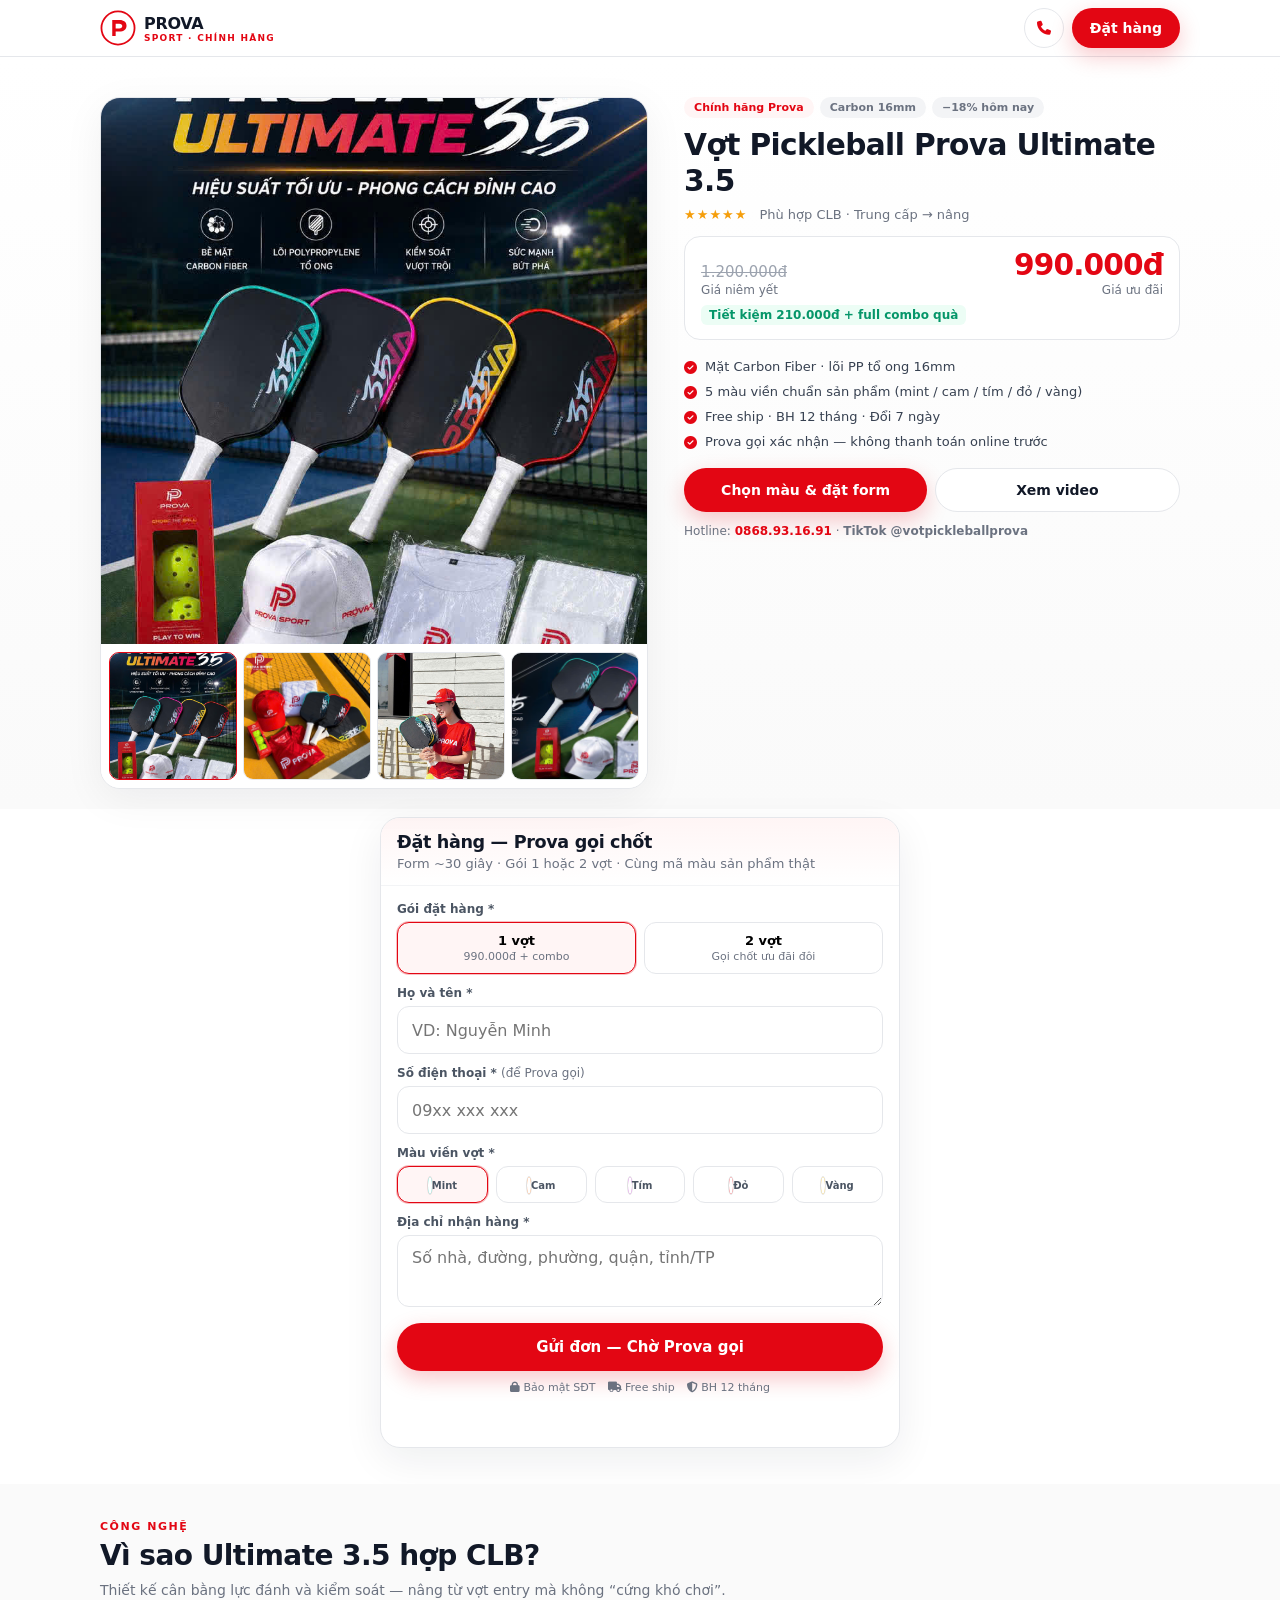
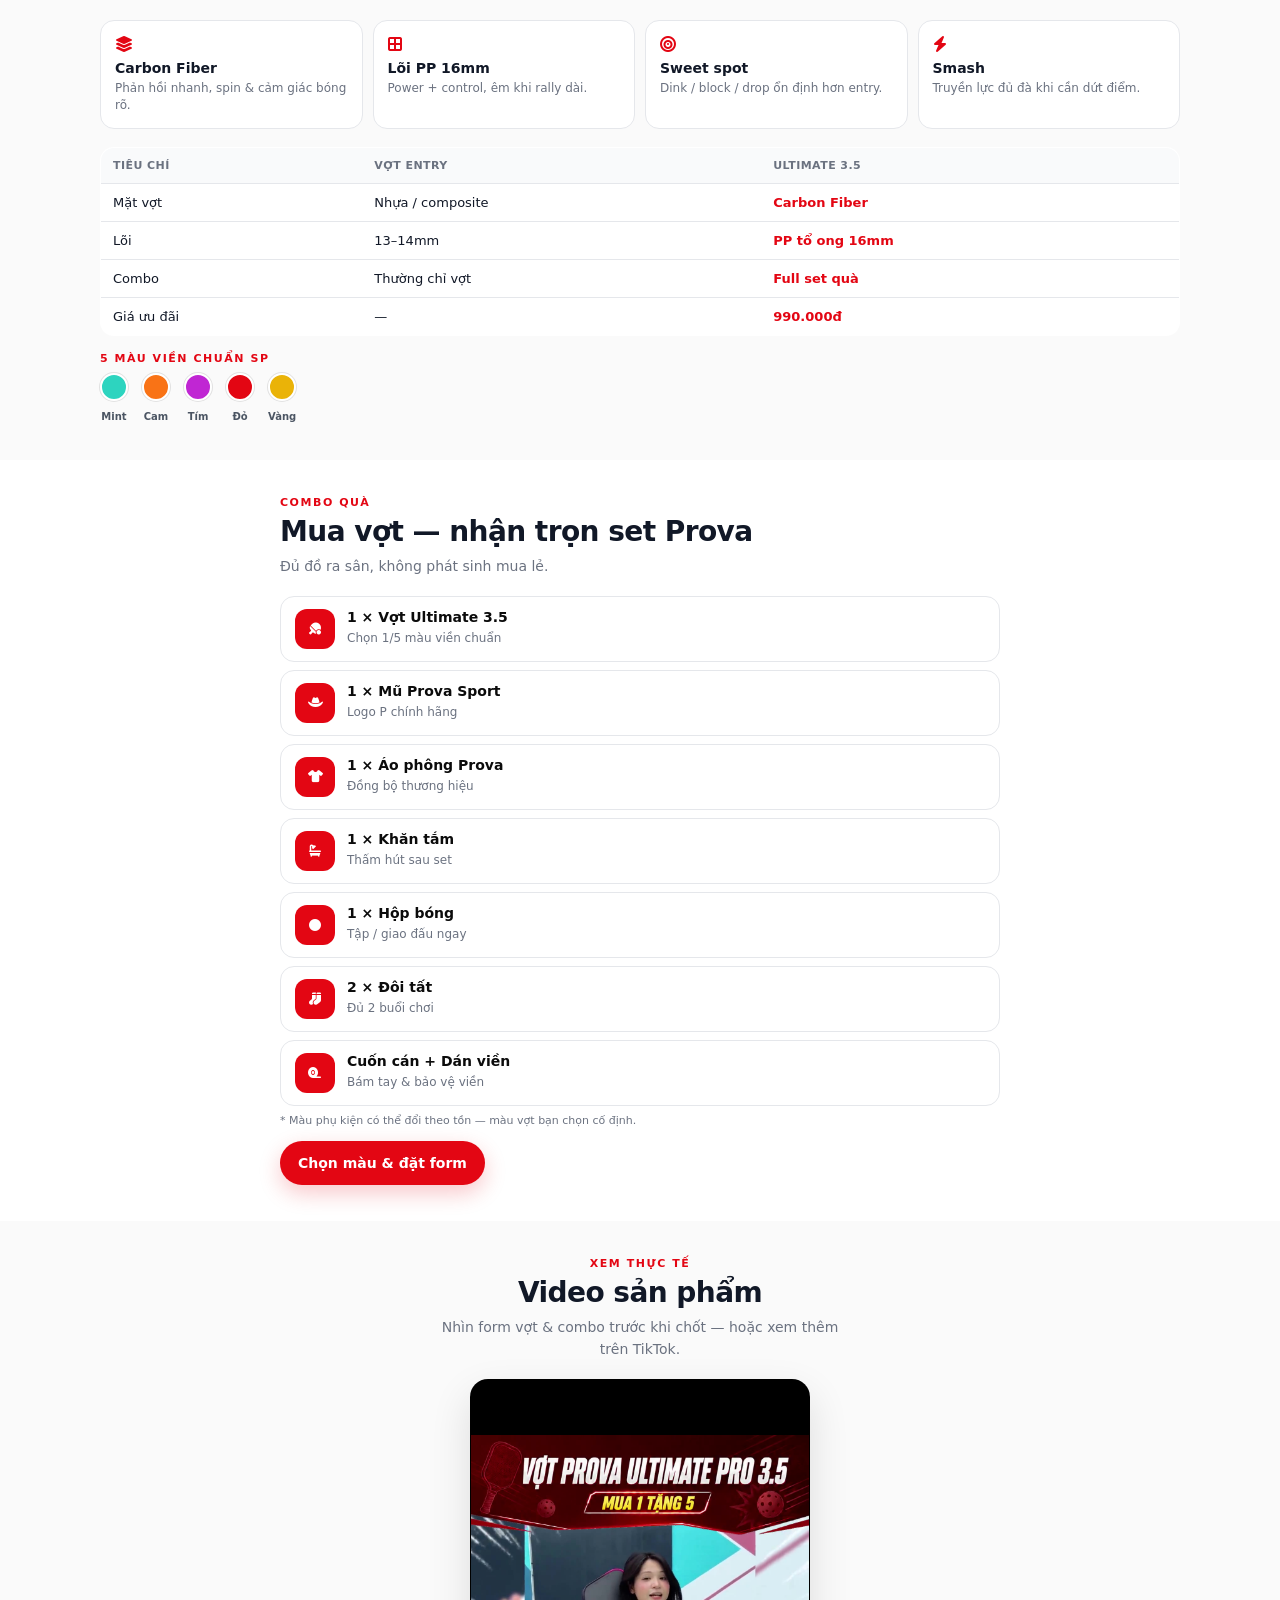
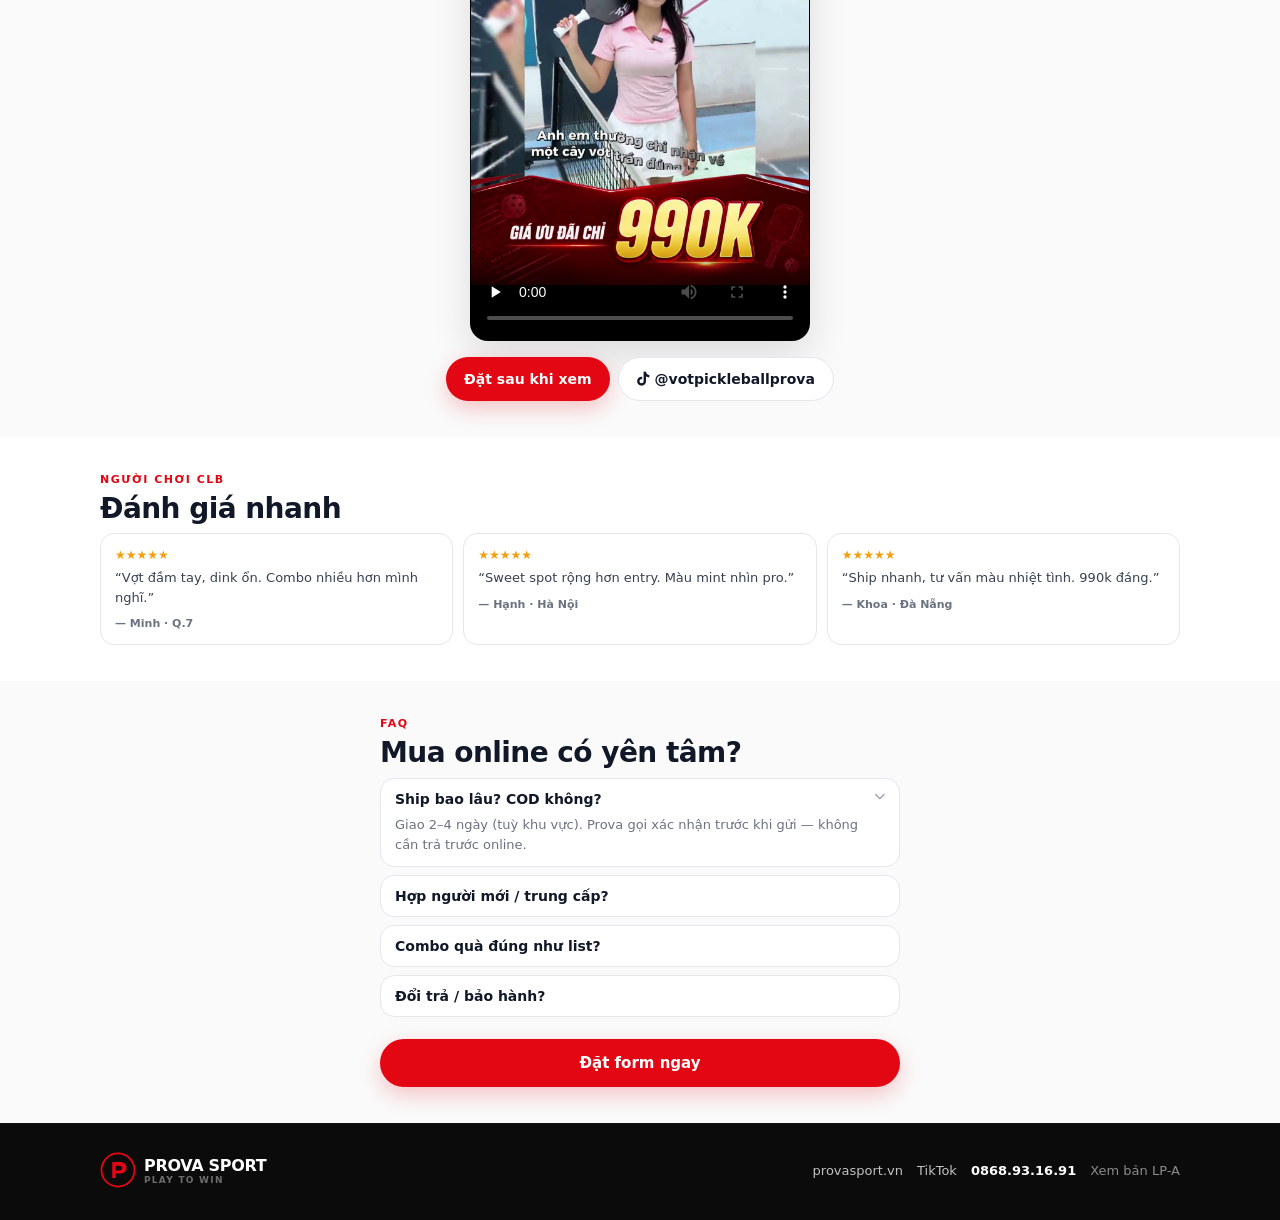
<file: b/index.html>
<!DOCTYPE html>
<html lang="vi">
<head>
  <meta charset="UTF-8">
  <meta name="viewport" content="width=device-width, initial-scale=1.0, viewport-fit=cover">
  <title>Prova Ultimate 3.5 Chính Hãng – Carbon 16mm | 990.000đ</title>
  <meta name="version" content="landing-B-pdp-trust">
  <meta name="lp-variant" content="B">
  <meta name="description" content="Vợt pickleball Prova Ultimate 3.5 chính hãng. Carbon Fiber, lõi 16mm, 5 màu. Ưu đãi 990.000đ + full combo. Free ship, BH 12 tháng.">
  <meta property="og:title" content="Prova Ultimate 3.5 – Chính hãng · 990k + combo">
  <meta property="og:description" content="Carbon 16mm · 5 màu viền · Full combo quà. Đặt form, Prova gọi xác nhận.">
  <meta property="og:image" content="https://votpickleball-prova.pages.dev/assets/product-flatlay.jpg">
  <meta property="og:url" content="https://votpickleball-prova.pages.dev/b/">
  <meta name="theme-color" content="#E30613">
  <script async src="https://www.googletagmanager.com/gtag/js?id=G-YBRL7V8BTM"></script>
  <script>
    window.dataLayer = window.dataLayer || [];
    function gtag(){dataLayer.push(arguments);}
    gtag('js', new Date());
    gtag('config', 'G-YBRL7V8BTM', { send_page_view: true, cookie_flags: 'SameSite=None;Secure', transport_type: 'beacon' });
  </script>
  <script src="/assets/ga-beacon.js?v=k"></script>
  <link rel="preload" as="image" href="/assets/poster-stadium.jpg?v=g" fetchpriority="high">
  <link rel="dns-prefetch" href="https://connect.facebook.net">
  <link rel="dns-prefetch" href="https://analytics.tiktok.com">
  <!-- Meta + TikTok Pixel (chung config) — load sớm cho ads -->
  <script src="/assets/tracking-config.js?v=m"></script>
  <script src="/assets/meta-pixel.js?v=m"></script>
  <script src="/assets/tiktok-pixel.js?v=m"></script>
  <noscript><img height="1" width="1" style="display:none" alt="" src="https://www.facebook.com/tr?id=1032930589212752&ev=PageView&noscript=1"/></noscript>
  <!-- FA load ngay để icon combo không bị thiếu glyph / sai hiển thị -->
  <link rel="stylesheet" href="https://cdnjs.cloudflare.com/ajax/libs/font-awesome/6.5.1/css/all.min.css">
  <style>
    :root {
      --brand: #E30613;
      --brand-hover: #C00510;
      --ink: #111827;
      --muted: #6B7280;
      --line: #E5E7EB;
      --bg: #FAFAFA;
      --soft: #FFF5F5;
      --ok: #059669;
      --radius: 16px;
      --font: system-ui, -apple-system, "Segoe UI", Roboto, sans-serif;
    }
    *, *::before, *::after { box-sizing: border-box; }
    html { scroll-behavior: smooth; scroll-padding-top: 70px; }
    body {
      margin: 0;
      font-family: var(--font);
      color: var(--ink);
      background: #fff;
      -webkit-font-smoothing: antialiased;
      padding-bottom: 84px;
    }
    @media (min-width: 768px) { body { padding-bottom: 0; } }
    img { max-width: 100%; display: block; height: auto; }
    a { color: inherit; text-decoration: none; }
    :focus-visible { outline: 2px solid var(--brand); outline-offset: 2px; }

    .wrap { width: min(1080px, 100% - 2rem); margin-inline: auto; }
    .wrap-sm { width: min(520px, 100% - 2rem); margin-inline: auto; }

    /* Header — shop-like light */
    .top {
      position: sticky; top: 0; z-index: 40;
      background: rgba(255,255,255,.96);
      backdrop-filter: blur(12px);
      border-bottom: 1px solid var(--line);
    }
    .top-inner {
      display: flex; align-items: center; justify-content: space-between;
      height: 56px; gap: 12px;
    }
    .brand { display: flex; align-items: center; gap: 8px; font-weight: 900; letter-spacing: -0.02em; }
    .brand img { width: 36px; height: 36px; }
    .brand small { display: block; font-size: 9px; letter-spacing: .14em; color: var(--brand); text-transform: uppercase; font-weight: 700; }
    .top-actions { display: flex; gap: 8px; align-items: center; }
    .btn {
      display: inline-flex; align-items: center; justify-content: center;
      min-height: 44px; padding: 0 18px; border-radius: 999px;
      font-weight: 700; font-size: 14px; border: none; cursor: pointer;
      font-family: inherit;
    }
    .btn-primary { background: var(--brand); color: #fff; box-shadow: 0 8px 22px rgba(227,6,19,.22); }
    .btn-primary:hover { background: var(--brand-hover); }
    .btn-primary:active { transform: scale(.98); }
    .btn-outline {
      background: #fff; color: var(--ink);
      border: 1.5px solid var(--line);
    }
    .btn-block { width: 100%; min-height: 48px; font-size: 15px; }
    .btn-ghost-dark {
      background: transparent; color: #fff;
      border: 1.5px solid rgba(255,255,255,.45);
    }

    /* PDP hero — light, product-first */
    .pdp {
      padding: 16px 0 8px;
      background: linear-gradient(180deg, #fff 0%, var(--bg) 100%);
    }
    .pdp-grid {
      display: grid;
      gap: 20px;
    }
    @media (min-width: 900px) {
      .pdp-grid {
        grid-template-columns: 1.05fr 0.95fr;
        gap: 36px;
        align-items: start;
        padding: 24px 0 12px;
      }
    }
    .gallery {
      background: #fff;
      border: 1px solid var(--line);
      border-radius: 20px;
      overflow: hidden;
      box-shadow: 0 10px 40px rgba(17,24,39,.06);
    }
    .gallery-main {
      aspect-ratio: 1;
      background: #F3F4F6;
      position: relative;
    }
    .gallery-main img {
      width: 100%; height: 100%; object-fit: cover;
      position: absolute; inset: 0;
    }
    .thumbs {
      display: grid; grid-template-columns: repeat(4, 1fr); gap: 6px;
      padding: 8px; background: #fff;
    }
    .thumbs button {
      border: 1.5px solid var(--line); border-radius: 10px; overflow: hidden;
      padding: 0; aspect-ratio: 1; cursor: pointer; background: #F9FAFB;
      position: relative;
    }
    .thumbs button.is-on { border-color: var(--brand); }
    .thumbs img { width: 100%; height: 100%; object-fit: cover; position: absolute; inset: 0; }

    .badge-row { display: flex; flex-wrap: wrap; gap: 6px; margin-bottom: 10px; }
    .badge {
      font-size: 11px; font-weight: 700; padding: 4px 10px; border-radius: 999px;
      background: var(--soft); color: var(--brand);
    }
    .badge.muted { background: #F3F4F6; color: var(--muted); }
    h1 {
      font-size: clamp(1.35rem, 4vw, 1.85rem);
      line-height: 1.2; letter-spacing: -0.02em; margin: 0 0 8px;
    }
    .rating {
      display: flex; flex-wrap: wrap; align-items: center; gap: 8px 12px;
      font-size: 13px; color: var(--muted); margin-bottom: 14px;
    }
    .rating .stars { color: #F59E0B; letter-spacing: 1px; }

    .price-box {
      border: 1px solid var(--line);
      border-radius: var(--radius);
      padding: 14px 16px;
      background: #fff;
      margin-bottom: 14px;
    }
    .price-box .row { display: flex; justify-content: space-between; align-items: flex-end; gap: 12px; }
    .price-box .old { color: #9CA3AF; text-decoration: line-through; font-size: 15px; }
    .price-box .now {
      font-size: 1.85rem; font-weight: 900; color: var(--brand);
      letter-spacing: -0.03em; font-variant-numeric: tabular-nums; line-height: 1;
    }
    .price-box .save {
      display: inline-block; margin-top: 8px;
      font-size: 12px; font-weight: 700; color: var(--ok);
      background: #ECFDF5; padding: 3px 8px; border-radius: 6px;
    }
    .perk-list { list-style: none; padding: 0; margin: 0 0 14px; }
    .perk-list li {
      display: flex; gap: 8px; font-size: 13px; color: #374151;
      padding: 5px 0;
    }
    .perk-list i { color: var(--brand); margin-top: 2px; }

    .cta-stack { display: flex; flex-direction: column; gap: 8px; }
    @media (min-width: 480px) {
      .cta-stack.row { flex-direction: row; }
      .cta-stack.row .btn { flex: 1; }
    }

    /* Mid form card */
    .buy-card {
      margin: 8px 0 28px;
      border: 1px solid var(--line);
      border-radius: 20px;
      background: #fff;
      box-shadow: 0 12px 40px rgba(17,24,39,.07);
      overflow: hidden;
    }
    .buy-card .head {
      padding: 14px 16px;
      background: linear-gradient(180deg, var(--soft), #fff);
      border-bottom: 1px solid #F3F4F6;
    }
    .buy-card .head h2 { margin: 0; font-size: 1.1rem; letter-spacing: -0.02em; }
    .buy-card .head p { margin: 4px 0 0; font-size: 13px; color: var(--muted); }
    .buy-card .body { padding: 16px; }
    label { display: block; font-size: 12px; font-weight: 600; color: #4B5563; margin-bottom: 6px; }
    .field {
      width: 100%;
      min-height: 48px;
      border: 1.5px solid var(--line);
      border-radius: 12px;
      padding: 12px 14px;
      font-size: 16px !important;
      font-family: inherit;
      margin-bottom: 12px;
      background: #fff;
    }
    .field:focus { outline: none; border-color: var(--brand); }
    .field.is-error { border-color: #F87171; background: #FEF2F2; }
    textarea.field { min-height: 72px; resize: vertical; }
    .pack-row, .color-row { display: grid; gap: 8px; margin-bottom: 12px; }
    .pack-row { grid-template-columns: 1fr 1fr; }
    .color-row { grid-template-columns: repeat(5, 1fr); }
    .chip {
      border: 1.5px solid var(--line);
      border-radius: 12px;
      background: #fff;
      padding: 10px 8px;
      cursor: pointer;
      font-family: inherit;
      text-align: center;
    }
    .chip.is-on { border-color: var(--brand); background: var(--soft); box-shadow: 0 0 0 1px rgba(227,6,19,.25); }
    .chip strong { display: block; font-size: 13px; }
    .chip span { font-size: 11px; color: var(--muted); }
    .dot {
      width: 22px; height: 22px; border-radius: 50%; margin: 0 auto 4px;
      border: 2px solid #fff; box-shadow: 0 0 0 1px rgba(0,0,0,.12);
    }
    .chip small { font-size: 10px; font-weight: 600; color: #4B5563; }
    .msg { font-size: 13px; text-align: center; min-height: 1.2em; margin-top: 8px; }
    .msg.err { color: #DC2626; }
    .msg.ok { color: var(--ok); }
    .trust-mini {
      display: flex; flex-wrap: wrap; gap: 8px 12px; justify-content: center;
      font-size: 11px; color: var(--muted); margin-top: 10px;
    }

    section.block { padding: 36px 0; }
    section.block.alt { background: var(--bg); }
    section.block.dark { background: #0B0B0B; color: #fff; }
    .label {
      font-size: 11px; font-weight: 700; letter-spacing: .14em;
      text-transform: uppercase; color: var(--brand); margin: 0 0 6px;
    }
    .h2 {
      font-size: clamp(1.25rem, 3.5vw, 1.75rem);
      letter-spacing: -0.02em; margin: 0 0 8px; line-height: 1.2;
    }
    .lead { color: var(--muted); font-size: 14px; line-height: 1.55; margin: 0 0 18px; }

    .spec-grid {
      display: grid; gap: 10px;
      grid-template-columns: 1fr 1fr;
    }
    @media (min-width: 700px) { .spec-grid { grid-template-columns: repeat(4, 1fr); } }
    .spec {
      border: 1px solid var(--line); border-radius: 14px; padding: 14px;
      background: #fff;
    }
    .spec i { color: var(--brand); margin-bottom: 8px; }
    .spec h3 { margin: 0 0 4px; font-size: 14px; }
    .spec p { margin: 0; font-size: 12px; color: var(--muted); line-height: 1.4; }

    .table {
      width: 100%; border-collapse: collapse; font-size: 13px;
      background: #fff; border: 1px solid var(--line); border-radius: 14px; overflow: hidden;
    }
    .table th, .table td { padding: 11px 12px; text-align: left; border-bottom: 1px solid var(--line); }
    .table th { background: #F9FAFB; color: var(--muted); font-size: 11px; text-transform: uppercase; letter-spacing: .04em; }
    .table tr:last-child td { border-bottom: 0; }
    .table .hi { color: var(--brand); font-weight: 800; }

    .combo-item {
      display: flex; gap: 12px; align-items: flex-start;
      padding: 12px 14px; border: 1px solid var(--line); border-radius: 14px;
      background: #fff; margin-bottom: 8px;
    }
    /* Icon combo: luôn đỏ brand Prova #E30613 (không lẫn màu SP / theme) */
    .combo-ico {
      width: 40px; height: 40px; border-radius: 12px; flex-shrink: 0;
      background: #E30613 !important;
      color: #fff !important;
      display: flex; align-items: center; justify-content: center;
      font-size: 15px;
    }
    .combo-ico i,
    .combo-ico .fas,
    .combo-ico .fa {
      color: #fff !important;
      opacity: 1 !important;
    }
    .combo-item strong { display: block; font-size: 14px; margin-bottom: 2px; color: #0B0B0B; }
    .combo-item span { font-size: 12px; color: var(--muted); }

    .video-wrap {
      max-width: 340px; margin: 0 auto;
      border-radius: 18px; overflow: hidden; background: #000;
      border: 1px solid rgba(0,0,0,.06);
      box-shadow: 0 16px 40px rgba(0,0,0,.12);
    }
    .video-wrap video {
      width: 100%; aspect-ratio: 9/16; max-height: min(64vh, 560px);
      object-fit: contain; background: #000; display: block;
    }

    .quotes { display: grid; gap: 10px; }
    @media (min-width: 700px) { .quotes { grid-template-columns: repeat(3, 1fr); } }
    .quote {
      border: 1px solid var(--line); border-radius: 14px; padding: 14px;
      background: #fff; font-size: 13px;
    }
    .quote .stars { color: #F59E0B; font-size: 12px; margin-bottom: 6px; }
    .quote p { margin: 0 0 8px; line-height: 1.5; color: #374151; }
    .quote cite { font-style: normal; font-size: 11px; color: var(--muted); font-weight: 600; }

    details.faq {
      border: 1px solid var(--line); border-radius: 14px; background: #fff;
      padding: 12px 14px; margin-bottom: 8px;
    }
    details.faq summary {
      font-weight: 700; font-size: 14px; cursor: pointer; list-style: none;
      display: flex; justify-content: space-between; gap: 10px;
    }
    details.faq summary::-webkit-details-marker { display: none; }
    details.faq p { margin: 8px 0 0; font-size: 13px; color: var(--muted); line-height: 1.5; }

    footer {
      border-top: 1px solid #111; background: #0B0B0B; color: rgba(255,255,255,.55);
      padding: 28px 0 100px;
    }
    @media (min-width: 768px) { footer { padding-bottom: 32px; } }
    footer .brand { color: #fff; }
    footer a { color: rgba(255,255,255,.75); }
    footer a:hover { color: #fff; }

    .sticky {
      position: fixed; left: 0; right: 0; bottom: 0; z-index: 50;
      padding: 10px 14px calc(10px + env(safe-area-inset-bottom));
      background: rgba(255,255,255,.98);
      border-top: 1px solid var(--line);
      box-shadow: 0 -10px 30px rgba(0,0,0,.07);
    }
    @media (min-width: 768px) { .sticky { display: none; } }
    .sticky-inner { display: flex; gap: 10px; align-items: center; max-width: 520px; margin: 0 auto; }
    .sticky .price { font-weight: 900; color: var(--brand); font-size: 15px; line-height: 1.1; }
    .sticky .save { font-size: 10px; color: var(--ok); font-weight: 700; }

    .swatch-row { display: flex; gap: 14px; flex-wrap: wrap; margin: 8px 0 0; }
    .swatch-row div { text-align: center; }
    .swatch {
      width: 28px; height: 28px; border-radius: 50%; margin: 0 auto 4px;
      border: 2px solid #fff; box-shadow: 0 0 0 1px rgba(0,0,0,.1);
    }
    .swatch-row span { font-size: 10px; font-weight: 600; color: #4B5563; }
  </style>
</head>
<body>
  <header class="top">
    <div class="wrap top-inner">
      <a class="brand" href="/b/" aria-label="Prova Sport">
        <img src="/assets/logo-mark.svg?v=brand" alt="">
        <div>PROVA<small>Sport · Chính hãng</small></div>
      </a>
      <div class="top-actions">
        <a class="btn btn-outline" href="tel:0868931691" style="min-height:40px;padding:0 12px" aria-label="Gọi">
          <i class="fas fa-phone" style="color:var(--brand)"></i>
        </a>
        <a class="btn btn-primary" href="#mua" style="min-height:40px">Đặt hàng</a>
      </div>
    </div>
  </header>

  <!-- PDP hero: gallery + buy info -->
  <section class="pdp">
    <div class="wrap pdp-grid">
      <div class="gallery">
        <div class="gallery-main" id="g-main">
          <img id="g-img" src="/assets/poster-stadium.jpg?v=g" alt="Prova Ultimate 3.5" width="800" height="800" fetchpriority="high">
        </div>
        <div class="thumbs" id="g-thumbs">
          <button type="button" class="is-on" data-src="/assets/poster-stadium.jpg?v=g" aria-label="Ảnh 1"><img src="/assets/poster-stadium.jpg?v=g" alt=""></button>
          <button type="button" data-src="/assets/product-flatlay.jpg?v=g" aria-label="Ảnh 2"><img src="/assets/product-flatlay.jpg?v=g" alt=""></button>
          <button type="button" data-src="/assets/lifestyle-model.jpg?v=g" aria-label="Ảnh 3"><img src="/assets/lifestyle-model.jpg?v=g" alt=""></button>
          <button type="button" data-src="/assets/hero-banner.jpg?v=g" aria-label="Ảnh 4"><img src="/assets/hero-banner.jpg?v=g" alt=""></button>
        </div>
      </div>

      <div>
        <div class="badge-row">
          <span class="badge">Chính hãng Prova</span>
          <span class="badge muted">Carbon 16mm</span>
          <span class="badge muted">−18% hôm nay</span>
        </div>
        <h1>Vợt Pickleball Prova Ultimate 3.5</h1>
        <div class="rating">
          <span class="stars">★★★★★</span>
          <span>Phù hợp CLB · Trung cấp → nâng</span>
        </div>

        <div class="price-box">
          <div class="row">
            <div>
              <div class="old">1.200.000đ</div>
              <div style="font-size:12px;color:var(--muted);margin-top:2px">Giá niêm yết</div>
            </div>
            <div style="text-align:right">
              <div class="now" id="display-price">990.000đ</div>
              <div style="font-size:12px;color:var(--muted);margin-top:2px">Giá ưu đãi</div>
            </div>
          </div>
          <span class="save">Tiết kiệm 210.000đ + full combo quà</span>
        </div>

        <ul class="perk-list">
          <li><i class="fas fa-check-circle"></i> Mặt Carbon Fiber · lõi PP tổ ong 16mm</li>
          <li><i class="fas fa-check-circle"></i> 5 màu viền chuẩn sản phẩm (mint / cam / tím / đỏ / vàng)</li>
          <li><i class="fas fa-check-circle"></i> Free ship · BH 12 tháng · Đổi 7 ngày</li>
          <li><i class="fas fa-check-circle"></i> Prova gọi xác nhận — không thanh toán online trước</li>
        </ul>

        <div class="cta-stack row">
          <a class="btn btn-primary" href="#mua">Chọn màu &amp; đặt form</a>
          <a class="btn btn-outline" href="#video">Xem video</a>
        </div>
        <p style="font-size:12px;color:var(--muted);margin:12px 0 0">
          Hotline: <a href="tel:0868931691" style="color:var(--brand);font-weight:700">0868.93.16.91</a>
          · <a href="https://www.tiktok.com/@votpickleballprova" target="_blank" rel="noopener" style="font-weight:600">TikTok @votpickleballprova</a>
        </p>
      </div>
    </div>
  </section>

  <!-- FORM mid-page (LP-B conversion point) -->
  <section id="mua" class="wrap-sm" style="padding-bottom:8px">
    <div class="buy-card">
      <div class="head">
        <h2>Đặt hàng — Prova gọi chốt</h2>
        <p>Form ~30 giây · Gói 1 hoặc 2 vợt · Cùng mã màu sản phẩm thật</p>
      </div>
      <div class="body">
        <form id="order-form" novalidate>
          <label>Gói đặt hàng *</label>
          <input type="hidden" name="pack" id="pack-input" value="1">
          <div class="pack-row" id="pack-chips">
            <button type="button" class="chip is-on" data-pack="1" data-price="990000">
              <strong>1 vợt</strong><span>990.000đ + combo</span>
            </button>
            <button type="button" class="chip" data-pack="2" data-price="1890000">
              <strong>2 vợt</strong><span>Gọi chốt ưu đãi đôi</span>
            </button>
          </div>

          <label for="f-name">Họ và tên *</label>
          <input class="field" id="f-name" name="name" required autocomplete="name" placeholder="VD: Nguyễn Minh">

          <label for="f-phone">Số điện thoại * <span style="font-weight:500;color:var(--muted)">(để Prova gọi)</span></label>
          <input class="field" id="f-phone" name="phone" type="tel" required autocomplete="tel" inputmode="numeric" pattern="[0-9\s+.-]{9,15}" placeholder="09xx xxx xxx">

          <label id="color-label">Màu viền vợt *</label>
          <input type="hidden" name="color" id="color-input" value="Xanh mint">
          <div class="color-row" id="color-chips" role="listbox" aria-labelledby="color-label">
            <button type="button" class="chip is-on" data-color="Xanh mint" role="option" aria-selected="true"><span class="dot" style="background:#2DD4BF"></span><small>Mint</small></button>
            <button type="button" class="chip" data-color="Cam" role="option" aria-selected="false"><span class="dot" style="background:#F97316"></span><small>Cam</small></button>
            <button type="button" class="chip" data-color="Tím" role="option" aria-selected="false"><span class="dot" style="background:#C026D3"></span><small>Tím</small></button>
            <button type="button" class="chip" data-color="Đỏ" role="option" aria-selected="false"><span class="dot" style="background:#E30613"></span><small>Đỏ</small></button>
            <button type="button" class="chip" data-color="Vàng" role="option" aria-selected="false"><span class="dot" style="background:#EAB308"></span><small>Vàng</small></button>
          </div>
          <p id="pack2-color-hint" hidden style="font-size:11px;color:var(--muted);margin:-4px 0 10px">Gói 2 vợt: Prova sẽ hỏi màu vợt thứ 2 khi gọi.</p>

          <label for="f-address">Địa chỉ nhận hàng *</label>
          <textarea class="field" id="f-address" name="address" required rows="2" placeholder="Số nhà, đường, phường, quận, tỉnh/TP"></textarea>

          <button type="submit" class="btn btn-primary btn-block" id="order-submit">Gửi đơn — Chờ Prova gọi</button>
          <div class="trust-mini">
            <span><i class="fas fa-lock"></i> Bảo mật SĐT</span>
            <span><i class="fas fa-truck"></i> Free ship</span>
            <span><i class="fas fa-shield-alt"></i> BH 12 tháng</span>
          </div>
          <p class="msg" id="form-message" role="status" aria-live="polite"></p>
        </form>
      </div>
    </div>
  </section>

  <!-- Specs education -->
  <section class="block alt" id="specs">
    <div class="wrap">
      <p class="label">Công nghệ</p>
      <h2 class="h2">Vì sao Ultimate 3.5 hợp CLB?</h2>
      <p class="lead">Thiết kế cân bằng lực đánh và kiểm soát — nâng từ vợt entry mà không “cứng khó chơi”.</p>
      <div class="spec-grid">
        <div class="spec"><i class="fas fa-layer-group"></i><h3>Carbon Fiber</h3><p>Phản hồi nhanh, spin &amp; cảm giác bóng rõ.</p></div>
        <div class="spec"><i class="fas fa-border-all"></i><h3>Lõi PP 16mm</h3><p>Power + control, êm khi rally dài.</p></div>
        <div class="spec"><i class="fas fa-bullseye"></i><h3>Sweet spot</h3><p>Dink / block / drop ổn định hơn entry.</p></div>
        <div class="spec"><i class="fas fa-bolt"></i><h3>Smash</h3><p>Truyền lực đủ đà khi cần dứt điểm.</p></div>
      </div>

      <div style="margin-top:18px;overflow-x:auto">
        <table class="table">
          <thead>
            <tr><th>Tiêu chí</th><th>Vợt entry</th><th>Ultimate 3.5</th></tr>
          </thead>
          <tbody>
            <tr><td>Mặt vợt</td><td>Nhựa / composite</td><td class="hi">Carbon Fiber</td></tr>
            <tr><td>Lõi</td><td>13–14mm</td><td class="hi">PP tổ ong 16mm</td></tr>
            <tr><td>Combo</td><td>Thường chỉ vợt</td><td class="hi">Full set quà</td></tr>
            <tr><td>Giá ưu đãi</td><td>—</td><td class="hi">990.000đ</td></tr>
          </tbody>
        </table>
      </div>

      <div style="margin-top:16px">
        <p class="label">5 màu viền chuẩn SP</p>
        <div class="swatch-row">
          <div><div class="swatch" style="background:#2DD4BF"></div><span>Mint</span></div>
          <div><div class="swatch" style="background:#F97316"></div><span>Cam</span></div>
          <div><div class="swatch" style="background:#C026D3"></div><span>Tím</span></div>
          <div><div class="swatch" style="background:#E30613"></div><span>Đỏ</span></div>
          <div><div class="swatch" style="background:#EAB308"></div><span>Vàng</span></div>
        </div>
      </div>
    </div>
  </section>

  <!-- Combo -->
  <section class="block" id="combo">
    <div class="wrap" style="max-width:720px">
      <p class="label">Combo quà</p>
      <h2 class="h2">Mua vợt — nhận trọn set Prova</h2>
      <p class="lead">Đủ đồ ra sân, không phát sinh mua lẻ.</p>
      <div class="combo-item">
        <span class="combo-ico" aria-hidden="true"><i class="fas fa-table-tennis-paddle-ball"></i></span>
        <div><strong>1 × Vợt Ultimate 3.5</strong><span>Chọn 1/5 màu viền chuẩn</span></div>
      </div>
      <div class="combo-item">
        <span class="combo-ico" aria-hidden="true"><i class="fas fa-hat-cowboy"></i></span>
        <div><strong>1 × Mũ Prova Sport</strong><span>Logo P chính hãng</span></div>
      </div>
      <div class="combo-item">
        <span class="combo-ico" aria-hidden="true"><i class="fas fa-shirt"></i></span>
        <div><strong>1 × Áo phông Prova</strong><span>Đồng bộ thương hiệu</span></div>
      </div>
      <div class="combo-item">
        <span class="combo-ico" aria-hidden="true"><i class="fas fa-bath"></i></span>
        <div><strong>1 × Khăn tắm</strong><span>Thấm hút sau set</span></div>
      </div>
      <div class="combo-item">
        <span class="combo-ico" aria-hidden="true"><i class="fas fa-circle"></i></span>
        <div><strong>1 × Hộp bóng</strong><span>Tập / giao đấu ngay</span></div>
      </div>
      <div class="combo-item">
        <span class="combo-ico" aria-hidden="true"><i class="fas fa-socks"></i></span>
        <div><strong>2 × Đôi tất</strong><span>Đủ 2 buổi chơi</span></div>
      </div>
      <div class="combo-item">
        <span class="combo-ico" aria-hidden="true"><i class="fas fa-tape"></i></span>
        <div><strong>Cuốn cán + Dán viền</strong><span>Bám tay &amp; bảo vệ viền</span></div>
      </div>
      <p style="font-size:11px;color:var(--muted);margin:8px 0 14px">* Màu phụ kiện có thể đổi theo tồn — màu vợt bạn chọn cố định.</p>
      <a class="btn btn-primary" href="#mua">Chọn màu &amp; đặt form</a>
    </div>
  </section>

  <!-- Video later -->
  <section class="block alt" id="video">
    <div class="wrap" style="text-align:center">
      <p class="label">Xem thực tế</p>
      <h2 class="h2">Video sản phẩm</h2>
      <p class="lead" style="max-width:420px;margin-inline:auto">Nhìn form vợt &amp; combo trước khi chốt — hoặc xem thêm trên TikTok.</p>
      <div class="video-wrap">
        <video controls playsinline preload="none" poster="/assets/video-poster.jpg?v=kb3" title="Prova Ultimate 3.5">
          <source src="/assets/prova-intro.mp4?v=kb3" type="video/mp4">
        </video>
      </div>
      <div style="display:flex;flex-wrap:wrap;gap:8px;justify-content:center;margin-top:16px">
        <a class="btn btn-primary" href="#mua">Đặt sau khi xem</a>
        <a class="btn btn-outline" href="https://www.tiktok.com/@votpickleballprova" target="_blank" rel="noopener">
          <i class="fab fa-tiktok" style="margin-right:6px"></i> @votpickleballprova
        </a>
      </div>
    </div>
  </section>

  <!-- Reviews -->
  <section class="block" id="reviews">
    <div class="wrap">
      <p class="label">Người chơi CLB</p>
      <h2 class="h2">Đánh giá nhanh</h2>
      <div class="quotes">
        <div class="quote"><div class="stars">★★★★★</div><p>“Vợt đầm tay, dink ổn. Combo nhiều hơn mình nghĩ.”</p><cite>— Minh · Q.7</cite></div>
        <div class="quote"><div class="stars">★★★★★</div><p>“Sweet spot rộng hơn entry. Màu mint nhìn pro.”</p><cite>— Hạnh · Hà Nội</cite></div>
        <div class="quote"><div class="stars">★★★★★</div><p>“Ship nhanh, tư vấn màu nhiệt tình. 990k đáng.”</p><cite>— Khoa · Đà Nẵng</cite></div>
      </div>
    </div>
  </section>

  <!-- FAQ -->
  <section class="block alt" id="faq">
    <div class="wrap-sm">
      <p class="label">FAQ</p>
      <h2 class="h2">Mua online có yên tâm?</h2>
      <details class="faq" open>
        <summary>Ship bao lâu? COD không? <i class="fas fa-chevron-down" style="color:#9CA3AF;font-size:11px"></i></summary>
        <p>Giao 2–4 ngày (tuỳ khu vực). Prova gọi xác nhận trước khi gửi — không cần trả trước online.</p>
      </details>
      <details class="faq">
        <summary>Hợp người mới / trung cấp?</summary>
        <p>Hợp người đang tập CLB, nâng từ vợt entry: lực tốt hơn, vẫn kiểm soát dink/block.</p>
      </details>
      <details class="faq">
        <summary>Combo quà đúng như list?</summary>
        <p>Đủ mũ, áo, khăn, bóng, 2 tất, cuốn cán, dán viền. Màu phụ kiện có thể đổi theo tồn; màu vợt cố định theo bạn chọn.</p>
      </details>
      <details class="faq">
        <summary>Đổi trả / bảo hành?</summary>
        <p>Đổi 7 ngày nếu lỗi NSX / sai hàng. BH 12 tháng theo chính sách Prova Sport.</p>
      </details>
      <a class="btn btn-primary btn-block" href="#mua" style="margin-top:14px">Đặt form ngay</a>
    </div>
  </section>

  <footer>
    <div class="wrap" style="display:flex;flex-wrap:wrap;gap:16px;justify-content:space-between;align-items:center">
      <a class="brand" href="/b/">
        <img src="/assets/logo-mark.svg?v=brand" alt="" width="36" height="36">
        <div>PROVA SPORT<small style="color:rgba(255,255,255,.4)">Play to Win</small></div>
      </a>
      <div style="display:flex;flex-wrap:wrap;gap:14px;font-size:13px">
        <a href="https://provasport.vn" target="_blank" rel="noopener">provasport.vn</a>
        <a href="https://www.tiktok.com/@votpickleballprova" target="_blank" rel="noopener">TikTok</a>
        <a href="tel:0868931691" style="font-weight:700;color:#fff">0868.93.16.91</a>
        <a href="/" style="opacity:.7">Xem bản LP-A</a>
      </div>
    </div>
  </footer>

  <div class="sticky" id="sticky" role="region" aria-label="Đặt hàng nhanh">
    <div class="sticky-inner">
      <div>
        <div class="price" id="sticky-price">990.000đ</div>
        <div class="save">−210k + combo</div>
      </div>
      <a class="btn btn-primary" href="#mua" style="flex:1">Đặt form</a>
      <a class="btn btn-outline" href="tel:0868931691" style="width:48px;padding:0" aria-label="Gọi"><i class="fas fa-phone" style="color:var(--brand)"></i></a>
    </div>
  </div>

  <script>
  (function () {
    /* Gallery */
    var gImg = document.getElementById('g-img');
    var thumbs = document.getElementById('g-thumbs');
    if (thumbs && gImg) {
      thumbs.addEventListener('click', function (e) {
        var b = e.target.closest('button[data-src]');
        if (!b) return;
        thumbs.querySelectorAll('button').forEach(function (x) { x.classList.remove('is-on'); });
        b.classList.add('is-on');
        gImg.src = b.getAttribute('data-src');
      });
    }

    /* Hide sticky on form */
    var sticky = document.getElementById('sticky');
    var buy = document.getElementById('mua');
    if (sticky && buy && 'IntersectionObserver' in window) {
      new IntersectionObserver(function (ents) {
        ents.forEach(function (en) {
          sticky.style.display = en.isIntersecting ? 'none' : '';
        });
      }, { threshold: 0.12 }).observe(buy);
    }

    var colorInput = document.getElementById('color-input');
    var packInput = document.getElementById('pack-input');
    var displayPrice = document.getElementById('display-price');
    var stickyPrice = document.getElementById('sticky-price');
    var pack2Hint = document.getElementById('pack2-color-hint');

    function setPrice(n) {
      var s = Number(n).toLocaleString('vi-VN') + 'đ';
      if (displayPrice) displayPrice.textContent = s;
      if (stickyPrice) stickyPrice.textContent = s;
    }

    document.getElementById('color-chips').addEventListener('click', function (e) {
      var b = e.target.closest('.chip[data-color]');
      if (!b) return;
      this.querySelectorAll('.chip').forEach(function (c) {
        c.classList.remove('is-on');
        c.setAttribute('aria-selected', 'false');
      });
      b.classList.add('is-on');
      b.setAttribute('aria-selected', 'true');
      colorInput.value = b.getAttribute('data-color') || 'Xanh mint';
    });

    document.getElementById('pack-chips').addEventListener('click', function (e) {
      var b = e.target.closest('.chip[data-pack]');
      if (!b) return;
      this.querySelectorAll('.chip').forEach(function (c) { c.classList.remove('is-on'); });
      b.classList.add('is-on');
      packInput.value = b.getAttribute('data-pack') || '1';
      setPrice(b.getAttribute('data-price') || 990000);
      if (pack2Hint) pack2Hint.hidden = packInput.value !== '2';
    });

    var GOOGLE_SCRIPT_URL = 'https://script.google.com/macros/s/AKfycbwSUhqIWt6cl4HH1iCDAhhoJ5eJtYLOS8xqb4rWG8erfimmL3BSy2pkttSSdHHwQE6X3w/exec';
    var form = document.getElementById('order-form');
    var submitBtn = document.getElementById('order-submit');
    var messageEl = document.getElementById('form-message');

    function getParam(k) {
      try { return new URLSearchParams(location.search).get(k) || ''; } catch (e) { return ''; }
    }
    function getCookie(n) {
      var m = document.cookie.match(new RegExp('(?:^|; )' + n + '=([^;]*)'));
      return m ? decodeURIComponent(m[1]) : '';
    }
    function setMsg(t, type) {
      messageEl.textContent = t || '';
      messageEl.className = 'msg' + (type === 'err' ? ' err' : type === 'ok' ? ' ok' : '');
    }
    function clearErr() {
      form.querySelectorAll('.field').forEach(function (el) { el.classList.remove('is-error'); });
    }

    form.addEventListener('submit', async function (e) {
      e.preventDefault();
      clearErr();
      var name = (form.name.value || '').trim();
      var phone = (form.phone.value || '').trim();
      var color = (colorInput && colorInput.value) || 'Xanh mint';
      var address = (form.address.value || '').trim();
      var pack = (packInput && packInput.value) || '1';
      if (!name || !phone || !address) {
        if (!name) form.name.classList.add('is-error');
        if (!phone) form.phone.classList.add('is-error');
        if (!address) form.address.classList.add('is-error');
        setMsg('Nhập họ tên, SĐT và địa chỉ nhé.', 'err');
        return;
      }
      var digits = phone.replace(/\D/g, '');
      if (digits.length < 9 || digits.length > 11) {
        form.phone.classList.add('is-error');
        setMsg('SĐT chưa đúng (9–11 số).', 'err');
        return;
      }
      var qty = pack === '2' ? 2 : 1;
      var payload = {
        name: name, phone: phone, color: color, address: address,
        pack: pack, quantity: qty,
        product: 'Prova Ultimate 3.5',
        lp_variant: 'B',
        utm_source: getParam('utm_source'), utm_medium: getParam('utm_medium'),
        utm_campaign: getParam('utm_campaign'), utm_content: getParam('utm_content') || 'lpb',
        fbclid: getParam('fbclid'), ttclid: getParam('ttclid'),
        fbp: getCookie('_fbp'), fbc: getCookie('_fbc'),
        user_agent: navigator.userAgent, page: location.href
      };
      submitBtn.disabled = true;
      var old = submitBtn.textContent;
      submitBtn.textContent = 'Đang gửi...';
      setMsg('Đang gửi đơn...', '');
      try {
        await fetch(GOOGLE_SCRIPT_URL, {
          method: 'POST', mode: 'no-cors',
          headers: { 'Content-Type': 'text/plain;charset=utf-8' },
          body: JSON.stringify(payload)
        });
        try {
          sessionStorage.setItem('prova_lead', JSON.stringify({
            name: name, phone: phone, color: color, pack: pack, quantity: qty, lp: 'B', t: Date.now()
          }));
        } catch (x) {}
        location.href = '/thank-you' + (location.search || '');
      } catch (err) {
        setMsg('Lỗi gửi. Gọi 0868.93.16.91', 'err');
        submitBtn.disabled = false;
        submitBtn.textContent = old;
      }
    });
  })();
  </script>
</body>
</html>
</file>
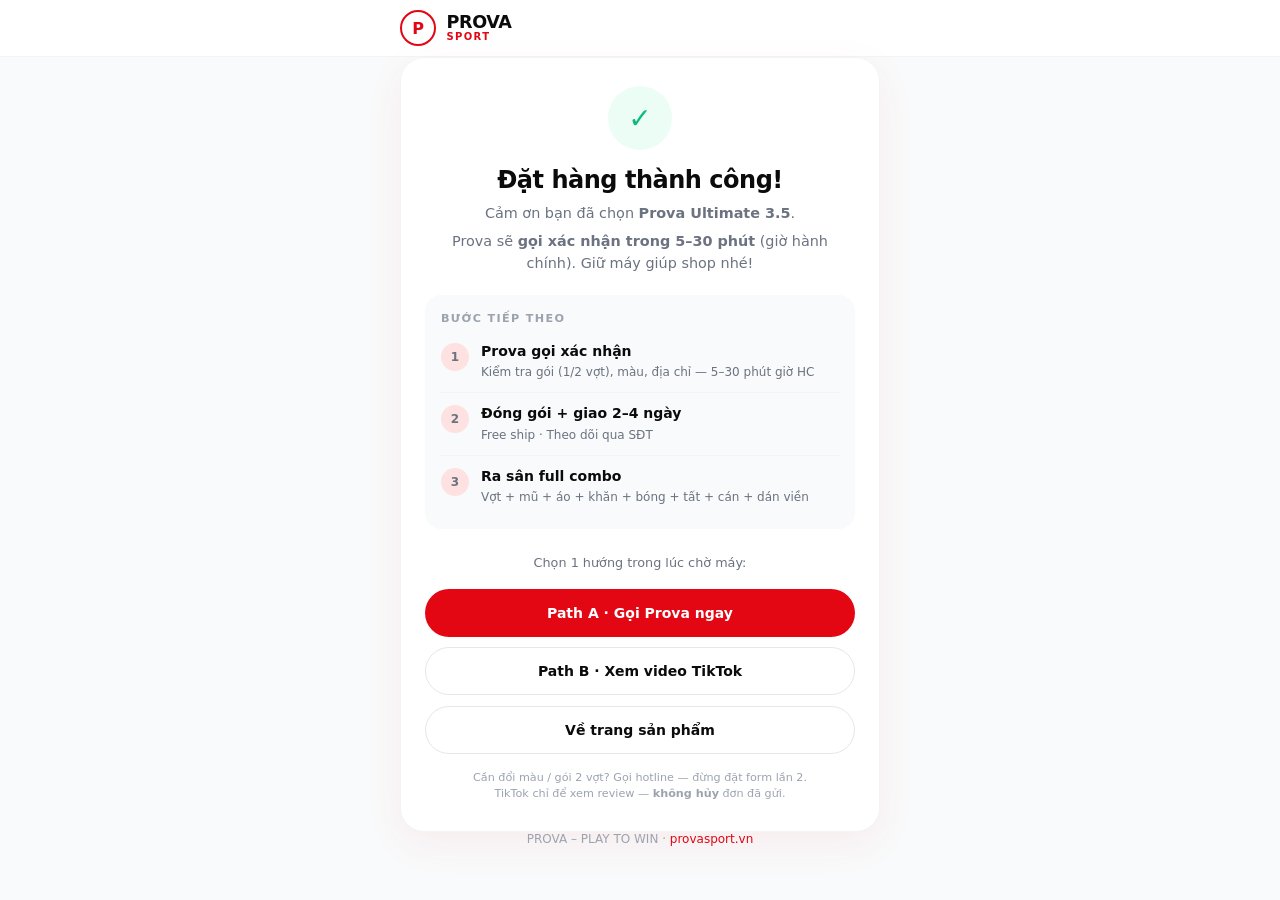
<file: thank-you.html>
<!DOCTYPE html>
<html lang="vi">
<head>
  <meta charset="UTF-8">
  <meta name="viewport" content="width=device-width, initial-scale=1.0, viewport-fit=cover">
  <title>Đặt hàng thành công – Prova Sport</title>
  <meta name="description" content="Cảm ơn bạn đã đặt Prova Ultimate 3.5. Prova Sport sẽ gọi xác nhận sớm.">
  <meta name="robots" content="noindex, nofollow">
  <meta name="theme-color" content="#E30613">
  <!-- Không dùng Tailwind CDN / Font Awesome → load cực nhanh -->
  <style>
    *{box-sizing:border-box;margin:0;padding:0}
    body{font-family:system-ui,-apple-system,"Segoe UI",Roboto,"Be Vietnam Pro",sans-serif;background:#F9FAFB;color:#0B0B0B;-webkit-font-smoothing:antialiased}
    a{text-decoration:none;color:inherit}
    .wrap{max-width:32rem;margin:0 auto;padding:0 1rem}
    header{background:#fff;border-bottom:1px solid #F3F4F6}
    .head{height:3.5rem;display:flex;align-items:center;gap:.65rem}
    .logo{width:2.25rem;height:2.25rem;border-radius:999px;border:2.5px solid #E30613;display:flex;align-items:center;justify-content:center;font-weight:900;color:#E30613;font-size:1rem}
    .brand{font-weight:900;font-size:1.1rem;letter-spacing:-.02em;line-height:1}
    .sub{font-size:10px;font-weight:700;letter-spacing:.14em;color:#E30613;text-transform:uppercase}
    main{padding:2.5rem 0 3rem}
    .card{background:#fff;border:1px solid #F3F4F6;border-radius:1.5rem;padding:1.75rem 1.5rem;box-shadow:0 12px 40px rgba(227,6,19,.06);text-align:center}
    .ok{width:4rem;height:4rem;margin:0 auto 1rem;border-radius:999px;background:#ECFDF5;color:#10B981;display:flex;align-items:center;justify-content:center;font-size:1.75rem;font-weight:700}
    h1{font-size:1.5rem;font-weight:900;letter-spacing:-.02em;margin-bottom:.5rem}
    .muted{color:#6B7280;font-size:.9rem;line-height:1.55;margin-bottom:.35rem}
    .steps{background:#F9FAFB;border-radius:1rem;padding:.75rem 1rem;text-align:left;margin:1.25rem 0 1.5rem}
    .steps h2{font-size:.7rem;font-weight:800;letter-spacing:.12em;text-transform:uppercase;color:#9CA3AF;padding:.35rem 0}
    .step{display:flex;gap:.75rem;padding:.75rem 0;border-bottom:1px solid #F3F4F6}
    .step:last-child{border-bottom:0}
    .n{width:1.75rem;height:1.75rem;border-radius:999px;background:#FEE2E2;color:#E30613;font-weight:800;font-size:.8rem;display:flex;align-items:center;justify-content:center;flex-shrink:0}
    .step strong{display:block;font-size:.875rem;margin-bottom:.15rem}
    .step span{font-size:.75rem;color:#6B7280}
    .btn{display:flex;align-items:center;justify-content:center;height:3rem;border-radius:999px;font-weight:700;font-size:.875rem;margin-bottom:.65rem}
    .btn-red{background:#E30613;color:#fff}
    .btn-red:active{background:#C00510}
    .btn-ghost{border:1px solid #E5E7EB;color:#0B0B0B;background:#fff}
    .note{font-size:.7rem;color:#9CA3AF;line-height:1.5;margin-top:1rem}
    footer{text-align:center;font-size:.75rem;color:#9CA3AF;padding-bottom:2rem}
    footer a{color:#E30613}
  </style>

  <script>
    (function () {
      try {
        var raw = sessionStorage.getItem('prova_lead');
        if (!raw) return;
        var lead = JSON.parse(raw);
        var phone = String(lead.phone || '').replace(/\D/g, '');
        if (phone.charAt(0) === '0') phone = '84' + phone.slice(1);
        var parts = String(lead.name || '').trim().toLowerCase().split(/\s+/).filter(Boolean);
        var fn = parts.length ? parts[parts.length - 1] : '';
        var ln = parts.length > 1 ? parts.slice(0, -1).join(' ') : '';
        window.PROVA_PIXEL_USER = {};
        if (phone) window.PROVA_PIXEL_USER.ph = phone;
        if (fn) window.PROVA_PIXEL_USER.fn = fn;
        if (ln) window.PROVA_PIXEL_USER.ln = ln;
        window.__provaLeadName = lead.name || '';
        window.__provaLeadColor = lead.color || '';
      } catch (e) {}
    })();
  </script>

  <!-- Google Analytics 4 + beacon -->
  <script async src="https://www.googletagmanager.com/gtag/js?id=G-YBRL7V8BTM"></script>
  <script>
    window.dataLayer = window.dataLayer || [];
    function gtag(){dataLayer.push(arguments);}
    gtag('js', new Date());
    gtag('config', 'G-YBRL7V8BTM', {
      send_page_view: true,
      cookie_flags: 'SameSite=None;Secure',
      transport_type: 'beacon'
    });
  </script>
  <script src="/assets/ga-beacon.js?v=k"></script>

  <!-- Meta + TikTok: PageView qua shared scripts; Lead/SubmitForm bên dưới -->
  <script>
    // Thank-you: không bắn ViewContent trùng (chỉ Lead)
    document.documentElement.setAttribute('data-meta-view-content','0');
    document.documentElement.setAttribute('data-tt-view-content','0');
  </script>
  <script src="/assets/tracking-config.js?v=m"></script>
  <script src="/assets/meta-pixel.js?v=m"></script>
  <script src="/assets/tiktok-pixel.js?v=m"></script>
  <noscript><img height="1" width="1" style="display:none" alt="" src="https://www.facebook.com/tr?id=1032930589212752&ev=PageView&noscript=1"/></noscript>
  <script>
    (function(){
      var metaDone=false, ttDone=false, gaDone=false;
      var prod=(window.PROVA_TRACKING&&window.PROVA_TRACKING.PRODUCT)||{};
      var pName=prod.content_name||'Prova Ultimate 3.5';
      var pCat=prod.content_category||'Pickleball Paddle';
      var pVal=prod.value!=null?prod.value:990000;
      var pCur=prod.currency||'VND';
      var pId=prod.content_id||'prova-ultimate-3.5';
      function fireMeta(){
        if(metaDone||typeof fbq!=='function')return;
        try{if(sessionStorage.getItem('prova_meta_lead')==='1'){metaDone=true;return;}}catch(e){}
        metaDone=true;
        try{sessionStorage.setItem('prova_meta_lead','1');}catch(e2){}
        var metaParams={content_name:pName,content_category:pCat,currency:pCur,value:pVal};
        fbq('track','Lead',metaParams);
        // CompleteRegistration = form đăng ký/đặt hàng thành công (chuẩn Meta)
        fbq('track','CompleteRegistration',metaParams);
      }
      function fireTikTok(){
        if(ttDone||!(window.ttq&&typeof ttq.track==='function'))return;
        try{if(sessionStorage.getItem('prova_tt_submit')==='1'){ttDone=true;return;}}catch(e){}
        ttDone=true;
        try{sessionStorage.setItem('prova_tt_submit','1');}catch(e2){}
        ttq.track('SubmitForm',{
          contents:[{content_id:pId,content_type:'product',content_name:pName}],
          value:pVal,
          currency:pCur
        });
      }
      function fireGA(){
        if(gaDone)return;
        try{if(sessionStorage.getItem('prova_ga_lead')==='1'){gaDone=true;return;}}catch(e){}
        gaDone=true;
        try{sessionStorage.setItem('prova_ga_lead','1');}catch(e2){}
        try{
          if(typeof gtag==='function'){
            gtag('event','generate_lead',{currency:'VND',value:990000,item_name:'Prova Ultimate 3.5'});
            gtag('event','form_submit',{form_name:'order_form',form_destination:'thank_you'});
          }
        }catch(e3){}
        try{
          if(typeof window.provaGaEvent==='function'){
            window.provaGaEvent('generate_lead',{epn_currency:'VND',epn_value:'990000'});
            window.provaGaEvent('form_submit');
          }
        }catch(e4){}
      }
      function tick(){
        fireMeta();
        fireTikTok();
        fireGA();
        if(metaDone&&ttDone&&gaDone){
          try{sessionStorage.removeItem('prova_lead');}catch(e){}
          return;
        }
        setTimeout(tick,150);
      }
      tick();
      window.addEventListener('load',function(){setTimeout(tick,100);setTimeout(tick,600);setTimeout(tick,1500);});
    })();
  </script>
</head>
<body>
  <header>
    <div class="wrap head">
      <div class="logo" aria-hidden="true">P</div>
      <div>
        <div class="brand">PROVA</div>
        <div class="sub">Sport</div>
      </div>
    </div>
  </header>

  <main class="wrap">
    <div class="card">
      <div class="ok" aria-hidden="true">✓</div>
      <h1>Đặt hàng thành công!</h1>
      <p class="muted" id="ty-sub">Cảm ơn bạn đã chọn <strong>Prova Ultimate 3.5</strong>.</p>
      <p class="muted">Prova sẽ <strong>gọi xác nhận trong 5–30 phút</strong> (giờ hành chính). Giữ máy giúp shop nhé!</p>

      <div class="steps">
        <h2>Bước tiếp theo</h2>
        <div class="step">
          <span class="n">1</span>
          <div><strong>Prova gọi xác nhận</strong><span>Kiểm tra gói (1/2 vợt), màu, địa chỉ — 5–30 phút giờ HC</span></div>
        </div>
        <div class="step">
          <span class="n">2</span>
          <div><strong>Đóng gói + giao 2–4 ngày</strong><span>Free ship · Theo dõi qua SĐT</span></div>
        </div>
        <div class="step">
          <span class="n">3</span>
          <div><strong>Ra sân full combo</strong><span>Vợt + mũ + áo + khăn + bóng + tất + cán + dán viền</span></div>
        </div>
      </div>

      <p class="muted" style="margin-bottom:1rem;font-size:.8rem">Chọn 1 hướng trong lúc chờ máy:</p>
      <a class="btn btn-red" href="tel:0868931691">Path A · Gọi Prova ngay</a>
      <a class="btn btn-ghost" id="ty-tiktok" href="https://www.tiktok.com/@votpickleballprova" target="_blank" rel="noopener noreferrer">
        Path B · Xem video TikTok
      </a>
      <a class="btn btn-ghost" href="/">Về trang sản phẩm</a>
      <p class="note">Cần đổi màu / gói 2 vợt? Gọi hotline — đừng đặt form lần 2.<br>TikTok chỉ để xem review — <strong>không hủy</strong> đơn đã gửi.</p>
    </div>
  </main>

  <footer class="wrap">
    PROVA – PLAY TO WIN · <a href="https://provasport.vn">provasport.vn</a>
  </footer>

  <script>
    (function(){
      var sub=document.getElementById('ty-sub');
      if(!sub)return;
      var name=window.__provaLeadName,color=window.__provaLeadColor;
      if(!name)return;
      function esc(s){return String(s).replace(/[<>&]/g,'');}
      sub.innerHTML='Cảm ơn <strong>'+esc(name)+'</strong> đã chọn <strong>Prova Ultimate 3.5</strong>'+(color?' · màu <strong>'+esc(color)+'</strong>':'')+'.';
    })();
  </script>
</body>
</html>
</file>
